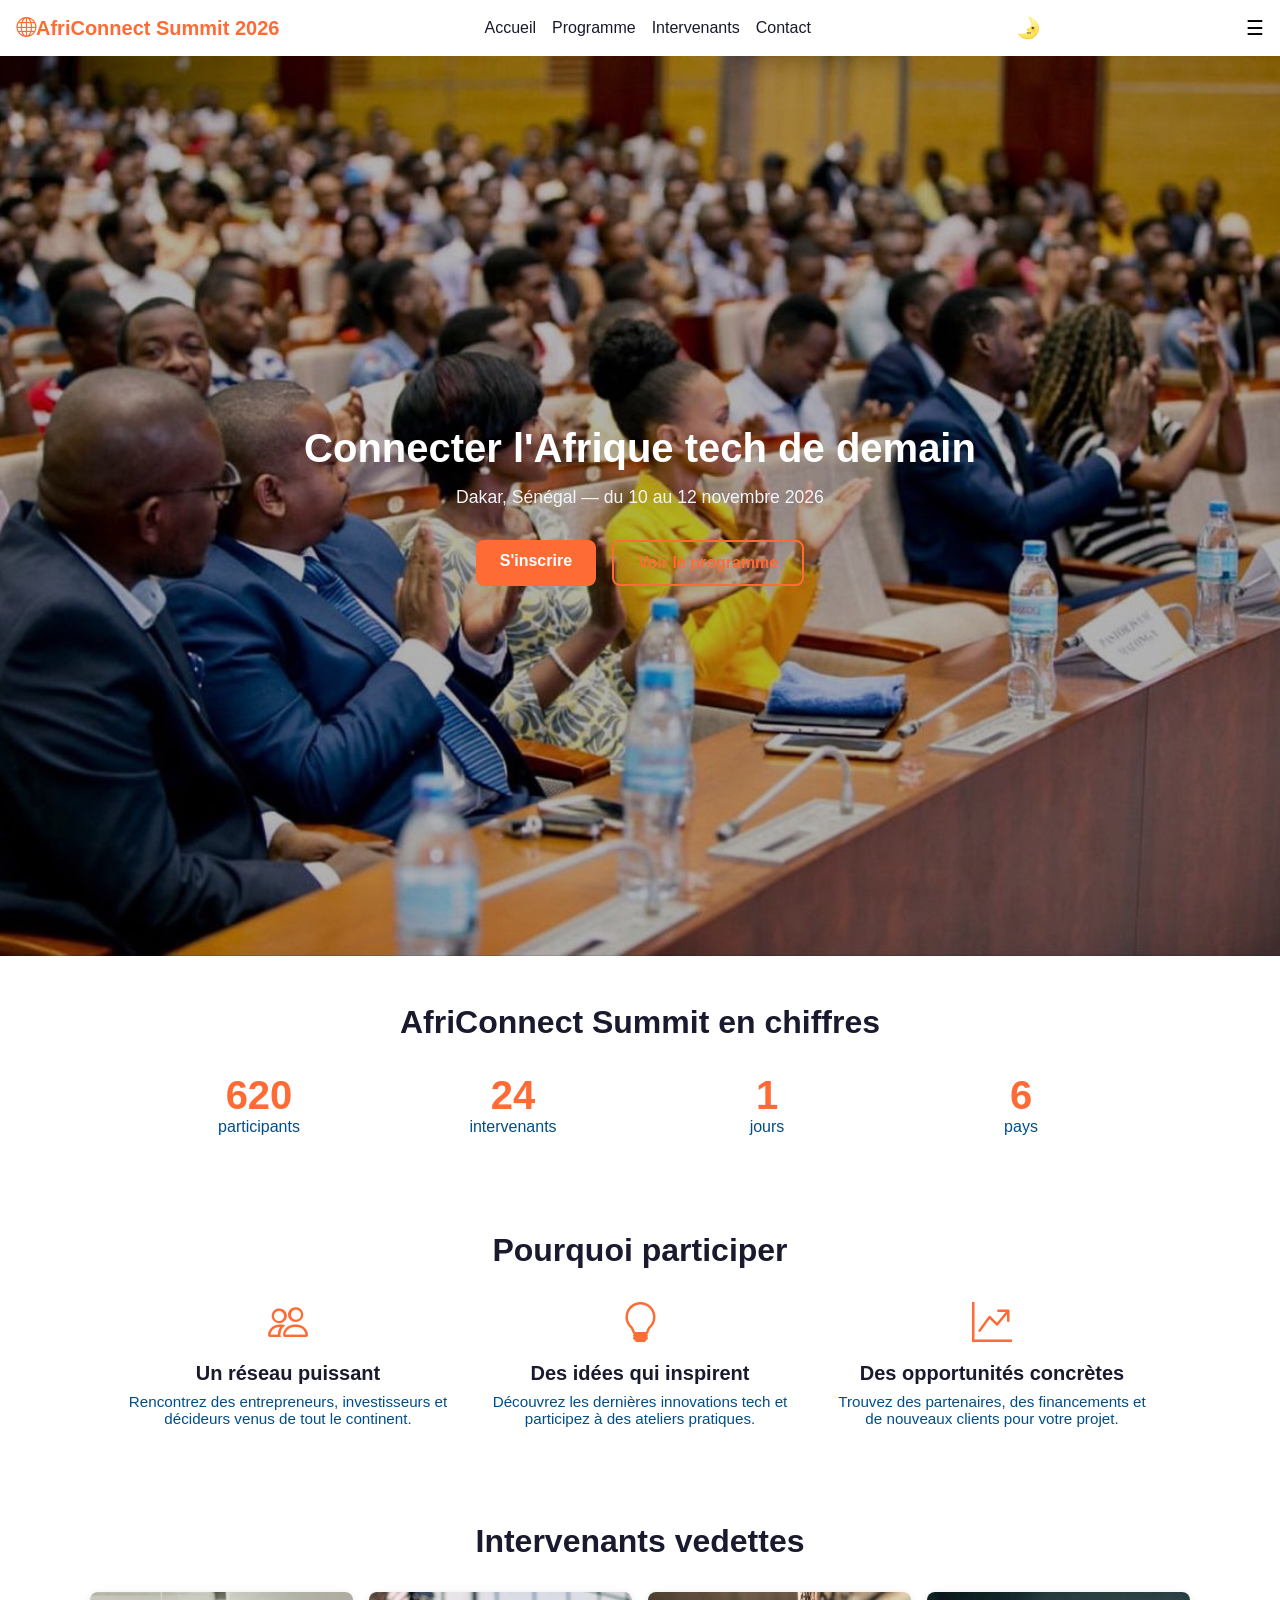
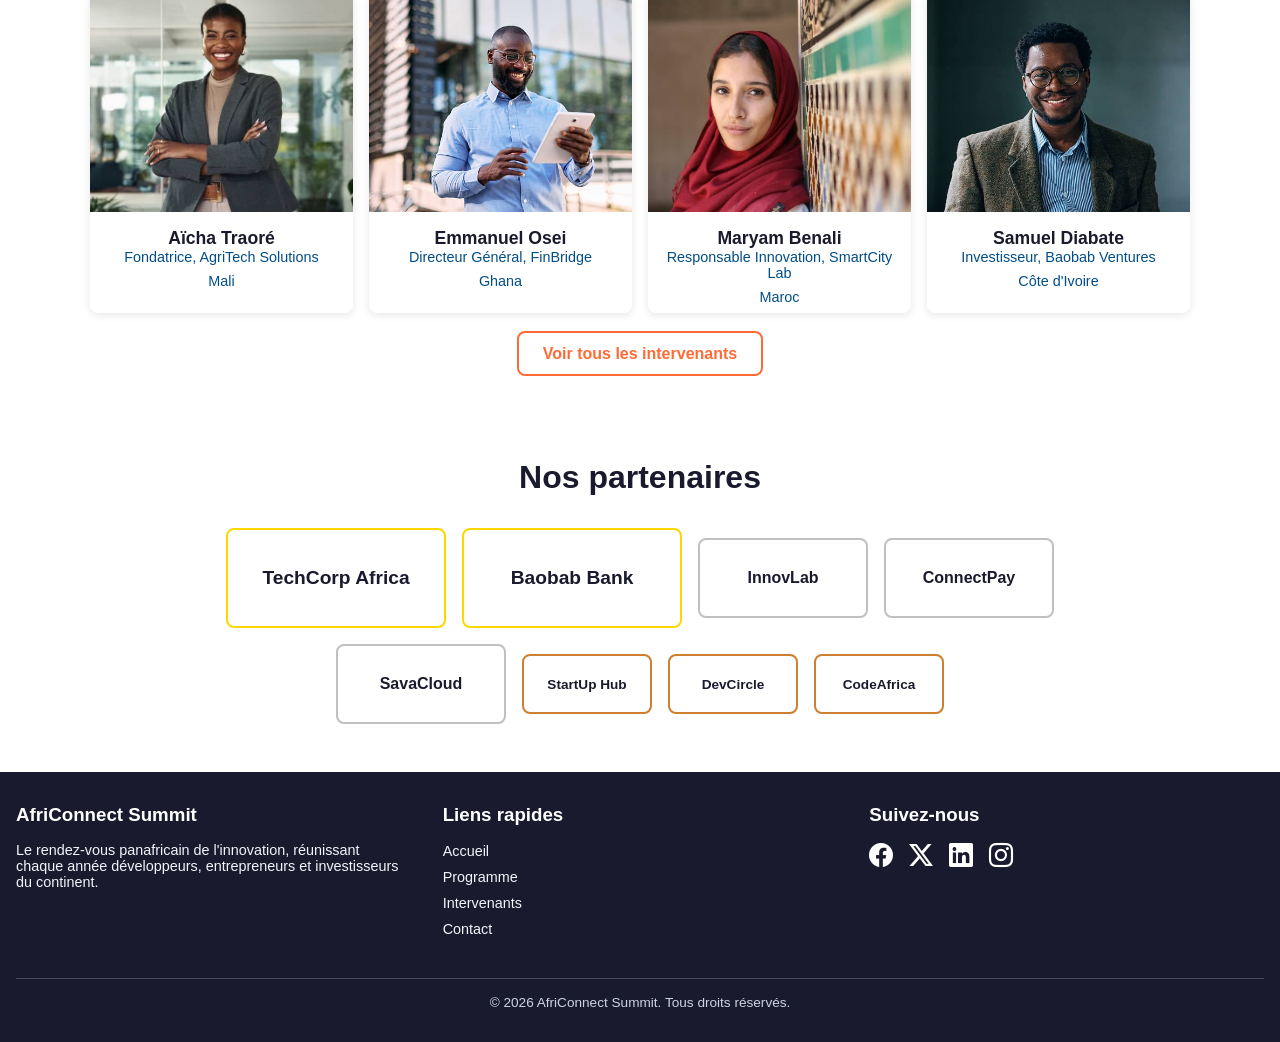
<file: index.html>
<!DOCTYPE html>
<html lang="fr">

<head>
    <meta charset="UTF-8">
    <meta name="viewport" content="width=device-width, initial-scale=1.0">
    <title>AfriConnect Summit 2026 - Accueil</title>
    <link rel="stylesheet" href="css/style.css">
    <link rel="stylesheet" href="https://cdn.jsdelivr.net/npm/bootstrap-icons@1.11.3/font/bootstrap-icons.min.css">
</head>

<body>
    <header>
        <nav class="main-nav">
            <!-- logo,lien,toggle dark mode,hamburger -->
            <a href="index.html" class="logo">
                <i class="bi bi-globe"></i>AfriConnect Summit 2026
            </a>
            <!-- liste des 4 liens de navigations -->
            <ul class="nav-links">
                <li><a href="index.html">Accueil</a></li>
                <li><a href="programme.html">Programme</a></li>
                <li><a href="intervenants.html">Intervenants</a></li>
                <li><a href="contact.html">Contact</a></li>
            </ul>
            <!-- bouton pour basculer entre le mode clair et le mode sombre -->
            <button class="theme-toggle" aria-label="changer le theme">🌛</button>
            <!-- bouton hamburger pour les petits ecrans -->
            <button class="hamburger" aria-label="Menu">☰</button>
        </nav>
    </header>

    <main>
        <section id="hero">
            <h1>Connecter l'Afrique tech de demain</h1>
            <p>Dakar, Sénégal — du 10 au 12 novembre 2026</p>

            <div class="hero-buttons">
                <a href="contact.html" class="btn-primary">S'inscrire</a>
                <a href="programme.html" class="btn-secondary">Voir le programme</a>
            </div>

        </section>

        <section id="stats">
            <h2>AfriConnect Summit en chiffres</h2>
            <div class="stats-grid">
                <div class="stat-item">
                    <span class="stat-number" data-target="1200">0</span>
                    <p>participants</p>
                </div>
                <div class="stat-item">
                    <span class="stat-number" data-target="48">0</span>
                    <p>intervenants</p>
                </div>
                <div class="stat-item">
                    <span class="stat-number" data-target="3">0</span>
                    <p>jours</p>
                </div>
                <div class="stat-item">
                    <span class="stat-number" data-target="12">0</span>
                    <p>pays</p>
                </div>
            </div>

        </section>

        <section id="pourquoi-participer">
            <h2>Pourquoi participer</h2>
            <div class="reasons-grid">
                <div class="reason-item">
                    <i class="bi bi-people"></i>
                    <h3>Un réseau puissant</h3>
                    <p>Rencontrez des entrepreneurs, investisseurs et décideurs venus de tout le continent.</p>
                </div>
                <div class="reason-item">
                    <i class="bi bi-lightbulb"></i>
                    <h3>Des idées qui inspirent</h3>
                    <p>Découvrez les dernières innovations tech et participez à des ateliers pratiques.</p>
                </div>
                <div class="reason-item">
                    <i class="bi bi-graph-up-arrow"></i>
                    <h3>Des opportunités concrètes</h3>
                    <p>Trouvez des partenaires, des financements et de nouveaux clients pour votre projet.</p>
                </div>
            </div>

        </section>

        <section id="intervenants">
            <h2>Intervenants vedettes</h2>
            <div class="speakers-grid">
                <div class="speaker-card">
                    <img src="images/Aicha.png" alt="Photo de Aïcha">
                    <h3>Aïcha Traoré</h3>
                    <p>Fondatrice, AgriTech Solutions</p>
                    <p>Mali</p>
                </div>
                <div class="speaker-card">
                    <img src="images/Emmanuel.png" alt="Photo de Emmanuel">
                    <h3>Emmanuel Osei</h3>
                    <p>Directeur Général, FinBridge</p>
                    <p>Ghana</p>
                </div>
                <div class="speaker-card">
                    <img src="images/Maryam.png" alt="Photo de Maryam Benali">
                    <h3>Maryam Benali</h3>
                    <p>Responsable Innovation, SmartCity Lab</p>
                    <p>Maroc</p>
                </div>
                <div class="speaker-card">
                    <img src="images/Samuel.png" alt="Photo de Samuel">
                    <h3>Samuel Diabate</h3>
                    <p>Investisseur, Baobab Ventures</p>
                    <p>Côte d'Ivoire</p>
                </div>
            </div>
            <a href="intervenants.html" class="btn-secondary">Voir tous les intervenants</a>


        </section>

        <section id="sponsors">
            <h2>Nos partenaires</h2>
            <div class="sponsors-flex">
                <div class="sponsor-tier gold">
                    <p>TechCorp Africa</p>
                </div>
                <div class="sponsor-tier gold">
                    <p>Baobab Bank</p>
                </div>
                <div class="sponsor-tier silver">
                    <p>InnovLab</p>
                </div>
                <div class="sponsor-tier silver">
                    <p>ConnectPay</p>
                </div>
                <div class="sponsor-tier silver">
                    <p>SavaCloud</p>
                </div>
                <div class="sponsor-tier bronze">
                    <p>StartUp Hub</p>
                </div>
                <div class="sponsor-tier bronze">
                    <p>DevCircle</p>
                </div>
                <div class="sponsor-tier bronze">
                    <p>CodeAfrica</p>
                </div>
            </div>

        </section>
    </main>

    <footer>
        <div class="footer-col">
            <h3>AfriConnect Summit</h3>
            <p>Le rendez-vous panafricain de l'innovation, réunissant chaque année développeurs, entrepreneurs et
                investisseurs du continent.</p>
        </div>

        <div class="footer-col">
            <h3>Liens rapides</h3>
            <ul>
                <li><a href="index.html">Accueil</a></li>
                <li><a href="programme.html">Programme</a></li>
                <li><a href="intervenants.html">Intervenants</a></li>
                <li><a href="contact.html">Contact</a></li>
            </ul>
        </div>

        <div class="footer-col">
            <h3>Suivez-nous</h3>
            <div class="social-icons">
                <a href="#" aria-label="Facebook"><i class="bi bi-facebook"></i></a>
                <a href="#" aria-label="Twitter"><i class="bi bi-twitter-x"></i></a>
                <a href="#" aria-label="LinkedIn"><i class="bi bi-linkedin"></i></a>
                <a href="#" aria-label="Instagram"><i class="bi bi-instagram"></i></a>
            </div>
        </div>

        <p class="copyright">&copy; <span id="year"></span> AfriConnect Summit. Tous droits réservés.</p>

        <button id="back-to-top" aria-label="Retour en haut">
            <i class="bi bi-arrow-up"></i>
        </button>


    </footer>

    <script src="js/main.js"></script>
</body>

</html>
</file>
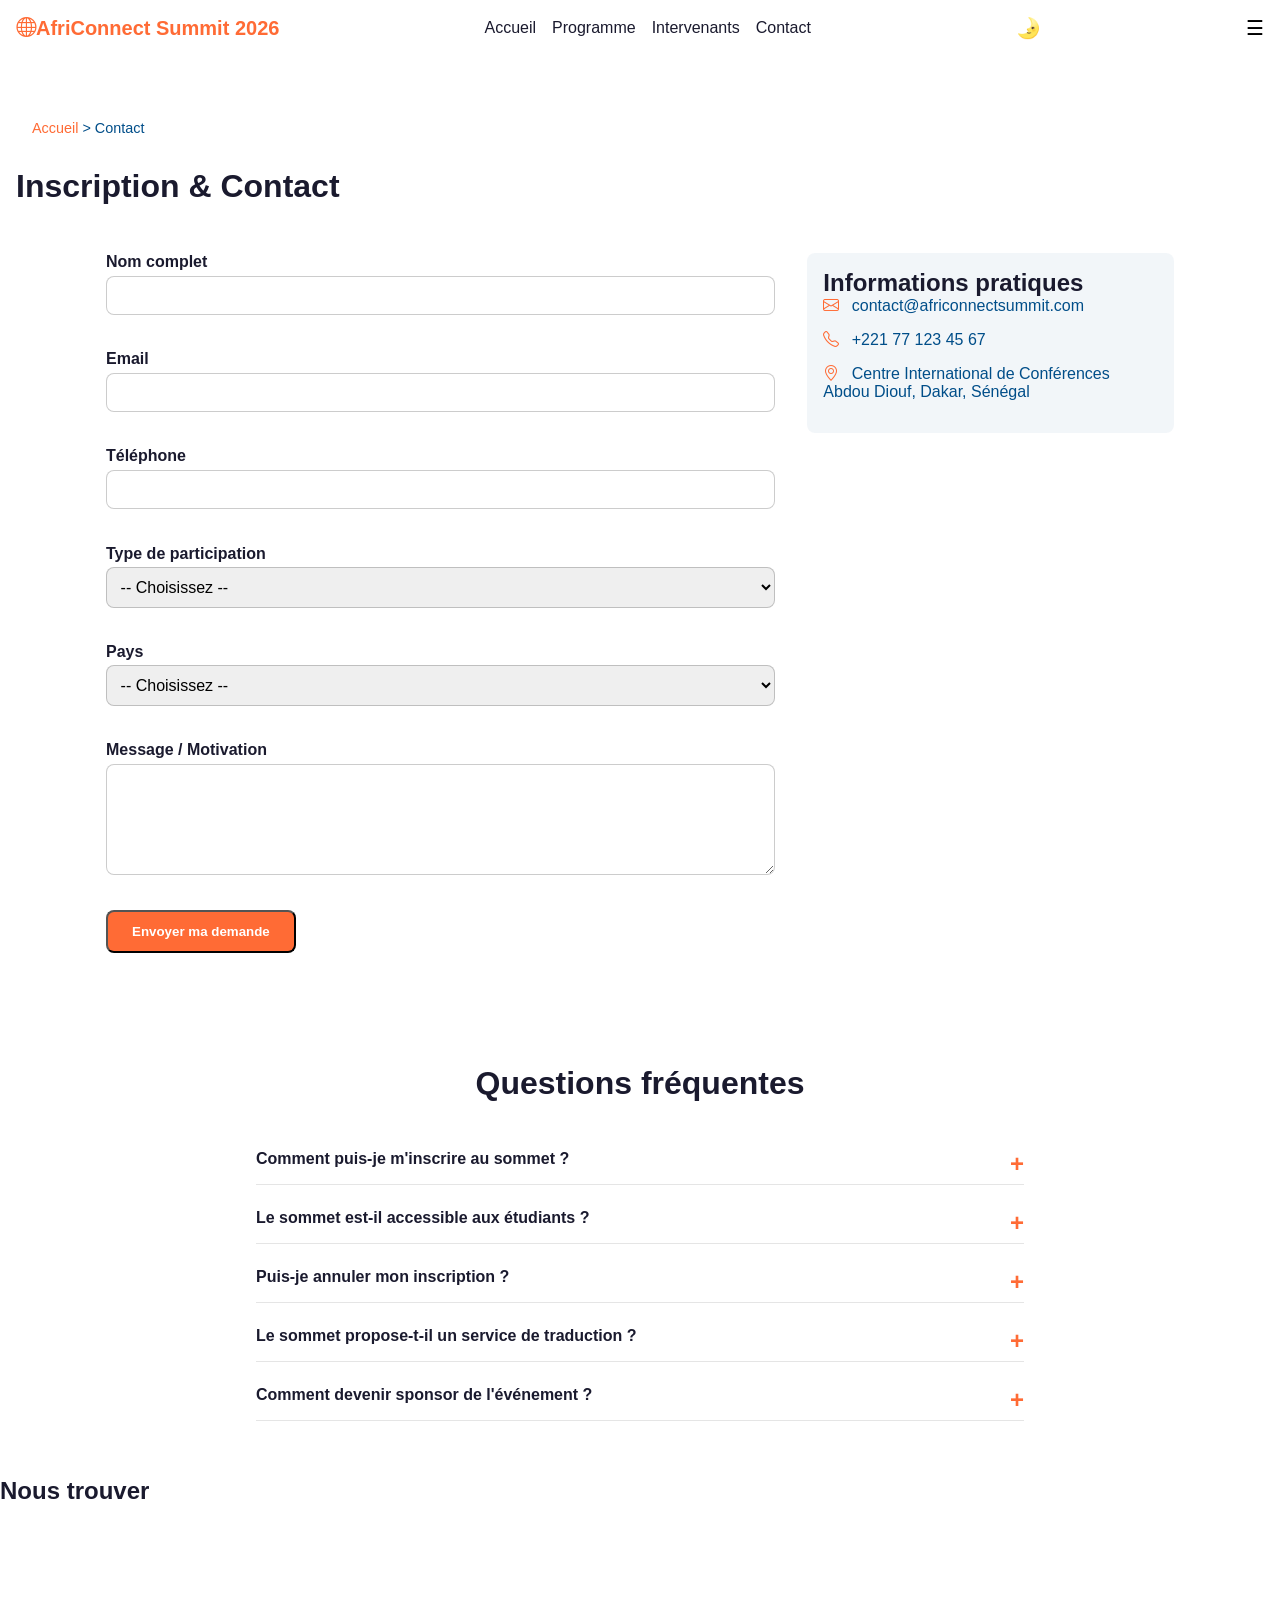
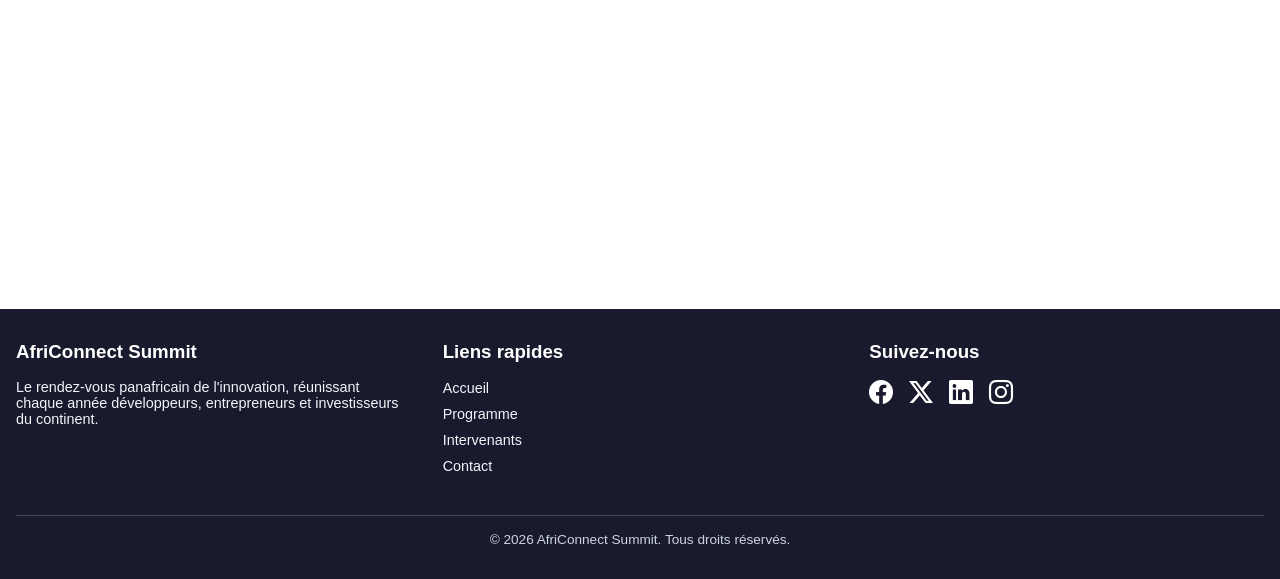
<file: contact.html>
<!DOCTYPE html>
<html lang="fr">

<head>
    <meta charset="UTF-8">
    <meta name="viewport" content="width=device-width, initial-scale=1.0">
    <title>AfriConnect Summit 2026 - Contact & Inscriptions</title>
    <link rel="stylesheet" href="css/style.css">
    <link rel="stylesheet" href="https://cdn.jsdelivr.net/npm/bootstrap-icons@1.11.3/font/bootstrap-icons.min.css">
</head>

<body>
    <header>
        <nav class="main-nav">
            <!-- logo,lien,toggle dark mode,hamburger -->
            <a href="index.html" class="logo">
                <i class="bi bi-globe"></i>AfriConnect Summit 2026</a>
            <!-- liste des 4 liens de navigations -->
            <ul class="nav-links">
                <li><a href="index.html">Accueil</a></li>
                <li><a href="programme.html">Programme</a></li>
                <li><a href="intervenants.html">Intervenants</a></li>
                <li><a href="contact.html">Contact</a></li>
            </ul>
            <!-- bouton pour basculer entre le mode clair et le mode sombre -->
            <button class="theme-toggle" aria-label="changer le theme">🌛</button>
            <!-- bouton hamburger pour les petits ecrans -->
            <button class="hamburger" aria-label="Menu">☰</button>
        </nav>
    </header>

    <main>
        <section id="hero-interne">
            <nav class="breadcrumb">
                <a href="index.html">Accueil</a> <span>&gt;</span> <span>Contact</span>
            </nav>
            <h1>Inscription & Contact</h1>

        </section>

        <section id="formulaire">
            <div class="form-container">
                <form id="registration-form">
                    <div class="form-group">
                        <label for="fullname">Nom complet</label>
                        <input type="text" id="fullname" name="fullname" required>
                        <span class="error-message"></span>
                    </div>

                    <div class="form-group">
                        <label for="email">Email</label>
                        <input type="email" id="email" name="email" required>
                        <span class="error-message"></span>
                    </div>

                    <div class="form-group">
                        <label for="phone">Téléphone</label>
                        <input type="tel" id="phone" name="phone" required>
                        <span class="error-message"></span>
                    </div>

                    <div class="form-group">
                        <label for="participation-type">Type de participation</label>
                        <select id="participation-type" name="participation-type" required>
                            <option value="">-- Choisissez --</option>
                            <option value="participant">Participant</option>
                            <option value="intervenant">Intervenant</option>
                            <option value="sponsor">Sponsor</option>
                            <option value="presse">Presse</option>
                        </select>
                        <span class="error-message"></span>
                    </div>

                    <div class="form-group">
                        <label for="country">Pays</label>
                        <select id="country" name="country" required>
                            <option value="">-- Choisissez --</option>
                            <option value="senegal">Sénégal</option>
                            <option value="mali">Mali</option>
                            <option value="ghana">Ghana</option>
                            <option value="maroc">Maroc</option>
                            <option value="cote-ivoire">Côte d'Ivoire</option>
                            <option value="kenya">Kenya</option>
                            <option value="nigeria">Nigeria</option>
                            <option value="burkina-faso">Burkina Faso</option>
                            <option value="cameroun">Cameroun</option>
                            <option value="tunisie">Tunisie</option>
                            <option value="rwanda">Rwanda</option>
                            <option value="benin">Bénin</option>
                        </select>
                        <span class="error-message"></span>
                    </div>

                    <div class="form-group">
                        <label for="message">Message / Motivation</label>
                        <textarea id="message" name="message" rows="5" required></textarea>
                        <span class="error-message"></span>
                    </div>

                    <button type="submit" class="btn-primary">Envoyer ma demande</button>
                    <p class="success-message"></p>
                </form>

                <div class="contact-info">
                    <h2>Informations pratiques</h2>
                    <p><i class="bi bi-envelope"></i> contact@africonnectsummit.com</p>
                    <p><i class="bi bi-telephone"></i> +221 77 123 45 67</p>
                    <p><i class="bi bi-geo-alt"></i> Centre International de Conférences Abdou Diouf, Dakar, Sénégal</p>
                </div>
            </div>

        </section>

        <section id="faq">
            <h2>Questions fréquentes</h2>
            <div class="faq-container">

                <div class="faq-item">
                    <input type="checkbox" id="faq1" class="faq-toggle">
                    <label for="faq1" class="faq-question">Comment puis-je m'inscrire au sommet ?</label>
                    <div class="faq-answer">
                        <p>Il vous suffit de remplir le formulaire d'inscription ci-dessus avec vos informations et de
                            choisir votre type de participation.</p>
                    </div>
                </div>

                <div class="faq-item">
                    <input type="checkbox" id="faq2" class="faq-toggle">
                    <label for="faq2" class="faq-question">Le sommet est-il accessible aux étudiants ?</label>
                    <div class="faq-answer">
                        <p>Oui, un tarif réduit est proposé aux étudiants sur présentation d'une carte étudiante valide
                            le jour de l'événement.</p>
                    </div>
                </div>

                <div class="faq-item">
                    <input type="checkbox" id="faq3" class="faq-toggle">
                    <label for="faq3" class="faq-question">Puis-je annuler mon inscription ?</label>
                    <div class="faq-answer">
                        <p>Les annulations sont possibles jusqu'à 15 jours avant l'événement, avec remboursement
                            intégral des frais d'inscription.</p>
                    </div>
                </div>

                <div class="faq-item">
                    <input type="checkbox" id="faq4" class="faq-toggle">
                    <label for="faq4" class="faq-question">Le sommet propose-t-il un service de traduction ?</label>
                    <div class="faq-answer">
                        <p>Oui, une traduction simultanée français/anglais est disponible dans toutes les salles
                            principales.</p>
                    </div>
                </div>

                <div class="faq-item">
                    <input type="checkbox" id="faq5" class="faq-toggle">
                    <label for="faq5" class="faq-question">Comment devenir sponsor de l'événement ?</label>
                    <div class="faq-answer">
                        <p>Contactez-nous directement par email à contact@africonnectsummit.com pour recevoir notre
                            dossier de partenariat.</p>
                    </div>
                </div>

            </div>

        </section>

        <section id="carte">
            <h2>Nous trouver</h2>
            <iframe class="map-frame"
                src="https://www.google.com/maps/embed?pb=!1m14!1m8!1m3!1d61847.60963870653!2d-17.4849!3d14.6928!3m2!1i1024!2i768!4f13.1!3m3!1m2!1s0x0%3A0x0!2zMTTCsDQxJzM0LjEiTiAxN8KwMjknMDUuNiJX!5e0!3m2!1sfr!2ssn!4v1690000000000"
                height="400" allowfullscreen="" loading="lazy" title="Localisation AfriConnect Summit à Dakar">
            </iframe>

        </section>
    </main>

    <footer>
        <div class="footer-col">
            <h3>AfriConnect Summit</h3>
            <p>Le rendez-vous panafricain de l'innovation, réunissant chaque année développeurs, entrepreneurs et
                investisseurs du continent.</p>
        </div>

        <div class="footer-col">
            <h3>Liens rapides</h3>
            <ul>
                <li><a href="index.html">Accueil</a></li>
                <li><a href="programme.html">Programme</a></li>
                <li><a href="intervenants.html">Intervenants</a></li>
                <li><a href="contact.html">Contact</a></li>
            </ul>
        </div>

        <div class="footer-col">
            <h3>Suivez-nous</h3>
            <div class="social-icons">
                <a href="#" aria-label="Facebook"><i class="bi bi-facebook"></i></a>
                <a href="#" aria-label="Twitter"><i class="bi bi-twitter-x"></i></a>
                <a href="#" aria-label="LinkedIn"><i class="bi bi-linkedin"></i></a>
                <a href="#" aria-label="Instagram"><i class="bi bi-instagram"></i></a>
            </div>
        </div>

        <p class="copyright">&copy; <span id="year"></span> AfriConnect Summit. Tous droits réservés.</p>

        <button id="back-to-top" aria-label="Retour en haut">
            <i class="bi bi-arrow-up"></i>
        </button>

    </footer>

    <script src="js/main.js"></script>
</body>

</html>
</file>
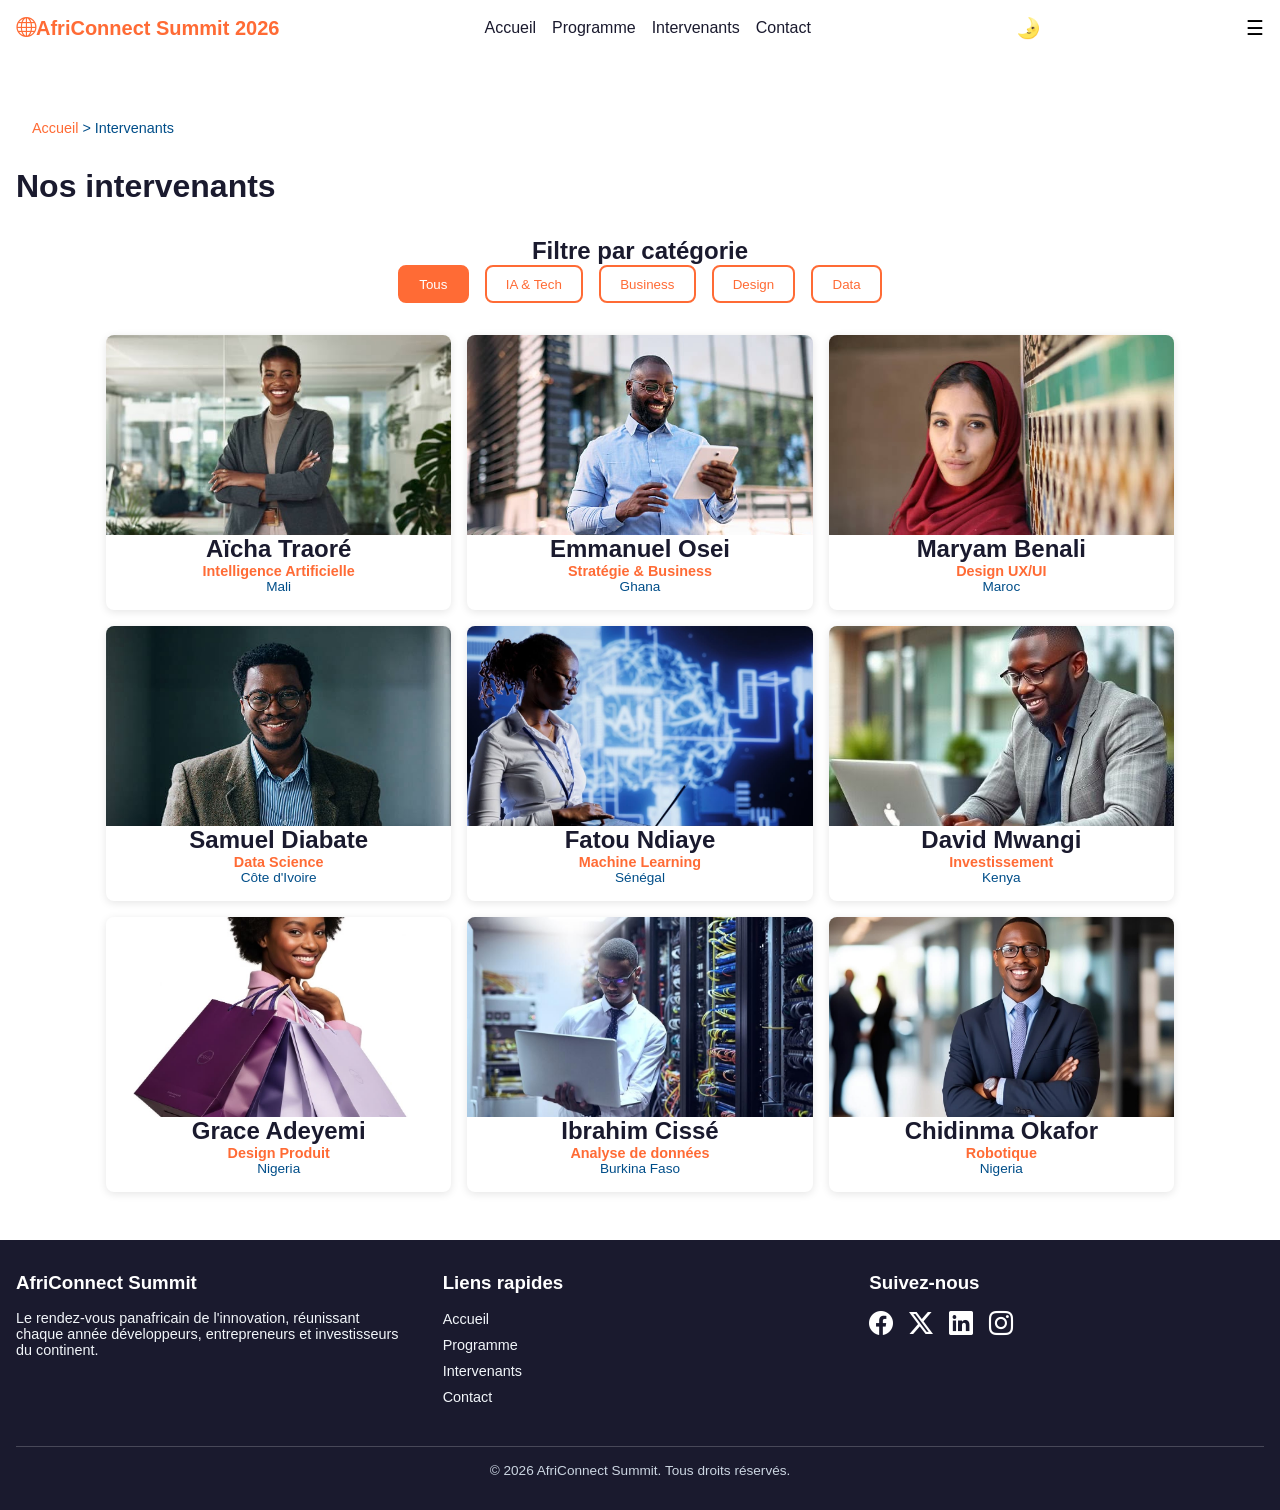
<file: intervenants.html>
<!DOCTYPE html>
<html lang="fr">

<head>
    <meta charset="UTF-8">
    <meta name="viewport" content="width=device-width, initial-scale=1.0">
    <title>AfriConnect Summit 2026 - Intervenants</title>
    <link rel="stylesheet" href="css/style.css">
    <link rel="stylesheet" href="https://cdn.jsdelivr.net/npm/bootstrap-icons@1.11.3/font/bootstrap-icons.min.css">
</head>

<body>
    <header>
        <nav class="main-nav">
            <!-- logo,lien,toggle dark mode,hamburger -->
            <a href="index.html" class="logo">
                <i class="bi bi-globe"></i>AfriConnect Summit 2026
            </a>
            <!-- liste des 4 liens de navigations -->
            <ul class="nav-links">
                <li><a href="index.html">Accueil</a></li>
                <li><a href="programme.html">Programme</a></li>
                <li><a href="intervenants.html">Intervenants</a></li>
                <li><a href="contact.html">Contact</a></li>
            </ul>
            <!-- bouton pour basculer entre le mode clair et le mode sombre -->
            <button class="theme-toggle" aria-label="changer le theme">🌛</button>
            <!-- bouton hamburger pour les petits ecrans -->
            <button class="hamburger" aria-label="Menu">☰</button>
        </nav>
    </header>

    <main>
        <section id="hero-interne">
            <nav class="breadcrumb">
                <a href="index.html">Accueil</a> <span>&gt;</span> <span>Intervenants</span>
            </nav>
            <h1>Nos intervenants</h1>

        </section>

        <section id="filtres">
            <h2>Filtre par catégorie</h2>
            <div class="filter-buttons">
                <button class="filter-btn active" data-filter="tous">Tous</button>
                <button class="filter-btn" data-filter="ia-tech">IA & Tech</button>
                <button class="filter-btn" data-filter="business">Business</button>
                <button class="filter-btn" data-filter="design">Design</button>
                <button class="filter-btn" data-filter="data">Data</button>
            </div>

        </section>

        <section id="grille-intervenants">
            <div class="speakers-grid-full">
                <div class="speaker-card-full" data-category="ia-tech">
                    <img src="images/Aicha.png" alt="Photo de Aïcha Traoré">
                    <h2>Aïcha Traoré</h2>
                    <p class="specialty">Intelligence Artificielle</p>
                    <p class="country">Mali</p>
                </div>
                <div class="speaker-card-full" data-category="business">
                    <img src="images/Emmanuel.png" alt="Photo de Emmanuel Osei">
                    <h2>Emmanuel Osei</h2>
                    <p class="specialty">Stratégie & Business</p>
                    <p class="country">Ghana</p>
                </div>
                <div class="speaker-card-full" data-category="design">
                    <img src="images/Maryam.png" alt="Photo de Maryam Benali">
                    <h2>Maryam Benali</h2>
                    <p class="specialty">Design UX/UI</p>
                    <p class="country">Maroc</p>
                </div>
                <div class="speaker-card-full" data-category="data">
                    <img src="images/Samuel.png" alt="Photo de Samuel Diabate">
                    <h2>Samuel Diabate</h2>
                    <p class="specialty">Data Science</p>
                    <p class="country">Côte d'Ivoire</p>
                </div>
                <div class="speaker-card-full" data-category="ia-tech">
                    <img src="images/Fatou.png" alt="Photo de Fatou Ndiaye">
                    <h2>Fatou Ndiaye</h2>
                    <p class="specialty">Machine Learning</p>
                    <p class="country">Sénégal</p>
                </div>
                <div class="speaker-card-full" data-category="business">
                    <img src="images/David.png" alt="Photo de David Mwangi">
                    <h2>David Mwangi</h2>
                    <p class="specialty">Investissement</p>
                    <p class="country">Kenya</p>
                </div>
                <div class="speaker-card-full" data-category="design">
                    <img src="images/Grace.png" alt="Photo de Grace Adeyemi">
                    <h2>Grace Adeyemi</h2>
                    <p class="specialty">Design Produit</p>
                    <p class="country">Nigeria</p>
                </div>
                <div class="speaker-card-full" data-category="data">
                    <img src="images/Ibrahim.png" alt="Photo de Ibrahim Cissé">
                    <h2>Ibrahim Cissé</h2>
                    <p class="specialty">Analyse de données</p>
                    <p class="country">Burkina Faso</p>
                </div>
                <div class="speaker-card-full" data-category="ia-tech">
                    <img src="images/Chidinma.png " alt="Photo de Chidinma Okafor">
                    <h2>Chidinma Okafor</h2>
                    <p class="specialty">Robotique</p>
                    <p class="country">Nigeria</p>
                </div>
            </div>


        </section>
    </main>

    <footer>
        <div class="footer-col">
            <h3>AfriConnect Summit</h3>
            <p>Le rendez-vous panafricain de l'innovation, réunissant chaque année développeurs, entrepreneurs et
                investisseurs du continent.</p>
        </div>

        <div class="footer-col">
            <h3>Liens rapides</h3>
            <ul>
                <li><a href="index.html">Accueil</a></li>
                <li><a href="programme.html">Programme</a></li>
                <li><a href="intervenants.html">Intervenants</a></li>
                <li><a href="contact.html">Contact</a></li>
            </ul>
        </div>

        <div class="footer-col">
            <h3>Suivez-nous</h3>
            <div class="social-icons">
                <a href="#" aria-label="Facebook"><i class="bi bi-facebook"></i></a>
                <a href="#" aria-label="Twitter"><i class="bi bi-twitter-x"></i></a>
                <a href="#" aria-label="LinkedIn"><i class="bi bi-linkedin"></i></a>
                <a href="#" aria-label="Instagram"><i class="bi bi-instagram"></i></a>
            </div>
        </div>

        <p class="copyright">&copy; <span id="year"></span> AfriConnect Summit. Tous droits réservés.</p>

        <button id="back-to-top" aria-label="Retour en haut">
            <i class="bi bi-arrow-up"></i>
        </button>


    </footer>

    <script src="js/main.js"></script>
</body>

</html>
</file>
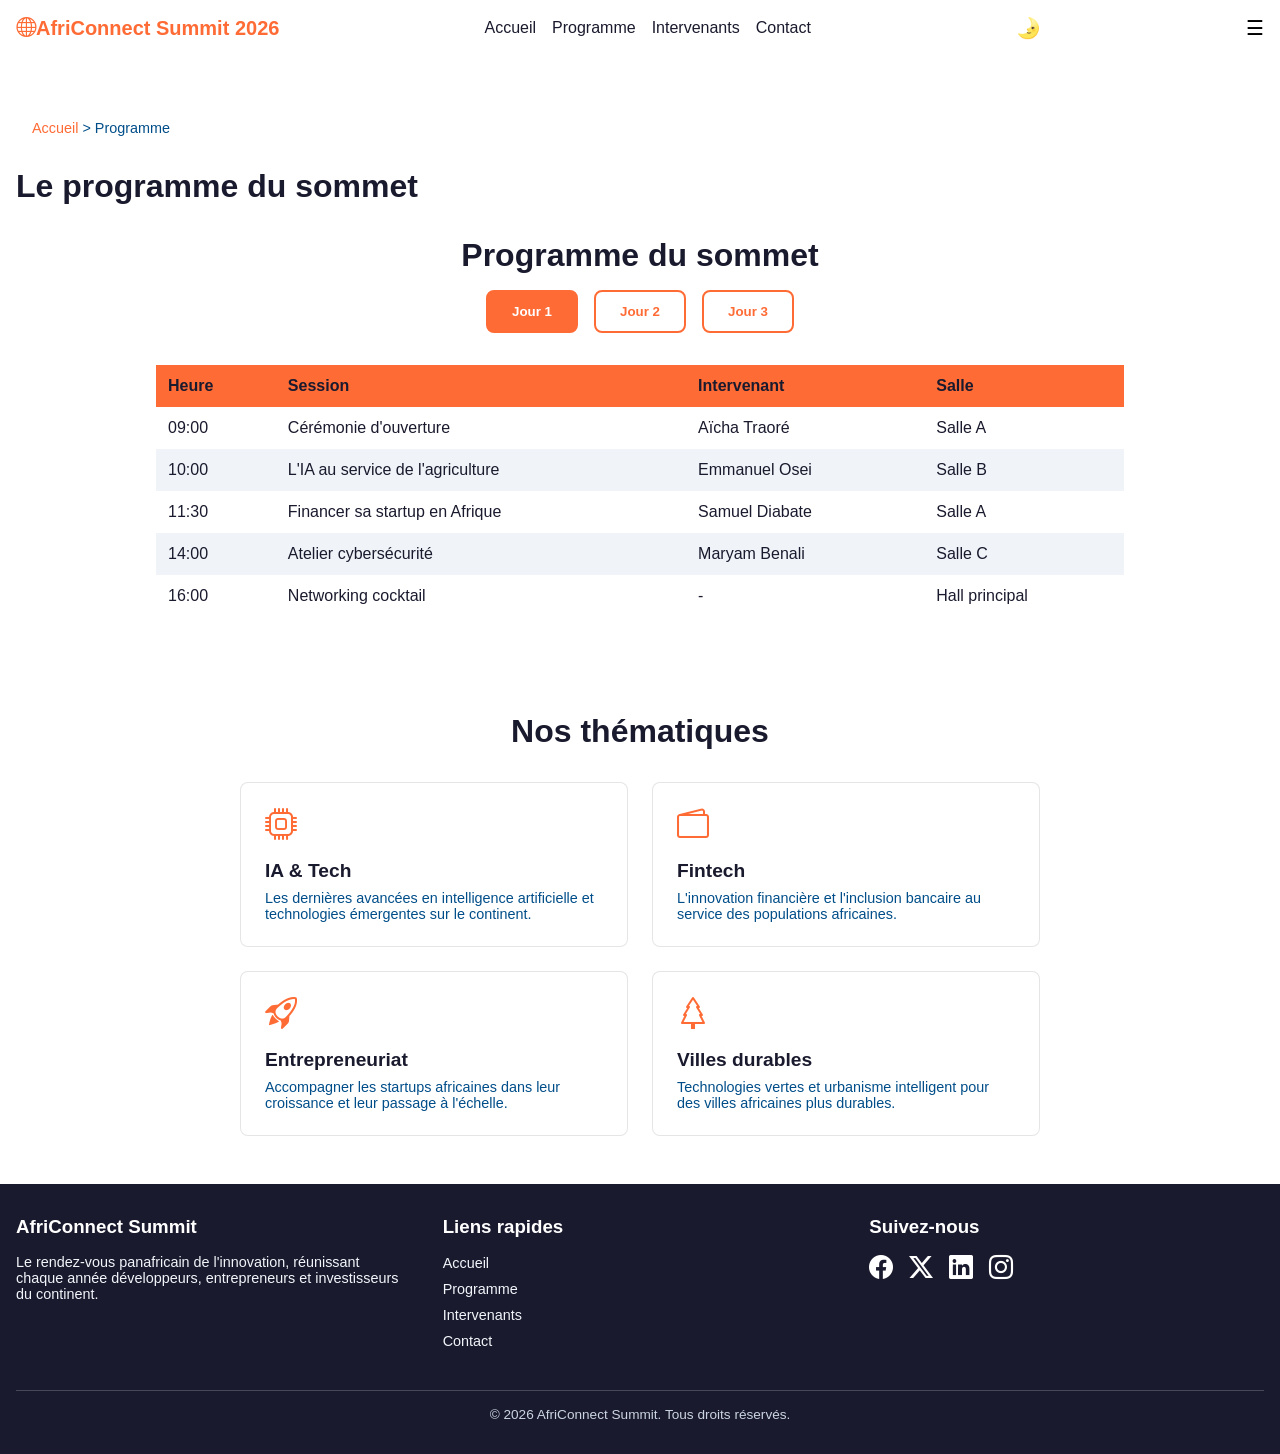
<file: programme.html>
<!DOCTYPE html>
<html lang="fr">

<head>
    <meta charset="UTF-8">
    <meta name="viewport" content="width=device-width, initial-scale=1.0">
    <title>AfriConnect Summit 2026 - Programme</title>
    <link rel="stylesheet" href="css/style.css">
    <link rel="stylesheet" href="https://cdn.jsdelivr.net/npm/bootstrap-icons@1.11.3/font/bootstrap-icons.min.css">
</head>

<body>
    <header>
        <nav class="main-nav">
            <!-- logo,lien,toggle dark mode,hamburger -->
            <a href="index.html" class="logo">
                <i class="bi bi-globe"></i>AfriConnect Summit 2026
            </a>
            <!-- liste des 4 liens de navigations -->
            <ul class="nav-links">
                <li><a href="index.html">Accueil</a></li>
                <li><a href="programme.html">Programme</a></li>
                <li><a href="intervenants.html">Intervenants</a></li>
                <li><a href="contact.html">Contact</a></li>
            </ul>
            <!-- bouton pour basculer entre le mode clair et le mode sombre -->
            <button class="theme-toggle" aria-label="changer le theme">🌛</button>
            <!-- bouton hamburger pour les petits ecrans -->
            <button class="hamburger" aria-label="Menu">☰</button>
        </nav>
    </header>

    <main>
        <section id="hero-interne">
            <nav class="breadcrumb">
                <a href="index.html">Accueil</a> <span>&gt;</span> <span>Programme</span>
            </nav>
            <h1>Le programme du sommet</h1>

        </section>

        <section id="onglets-jours">
            <h2>Programme du sommet</h2>

            <div class="tabs-buttons">
                <button class="tab-btn active" data-day="jour1">Jour 1</button>
                <button class="tab-btn" data-day="jour2">Jour 2</button>
                <button class="tab-btn" data-day="jour3">Jour 3</button>
            </div>

            <div class="tab-content" id="jour1">
                <table>
                    <thead>
                        <tr>
                            <th>Heure</th>
                            <th>Session</th>
                            <th>Intervenant</th>
                            <th>Salle</th>
                        </tr>
                    </thead>
                    <tbody>
                        <tr>
                            <td>09:00</td>
                            <td>Cérémonie d'ouverture</td>
                            <td>Aïcha Traoré</td>
                            <td>Salle A</td>
                        </tr>
                        <tr>
                            <td>10:00</td>
                            <td>L'IA au service de l'agriculture</td>
                            <td>Emmanuel Osei</td>
                            <td>Salle B</td>
                        </tr>
                        <tr>
                            <td>11:30</td>
                            <td>Financer sa startup en Afrique</td>
                            <td>Samuel Diabate</td>
                            <td>Salle A</td>
                        </tr>
                        <tr>
                            <td>14:00</td>
                            <td>Atelier cybersécurité</td>
                            <td>Maryam Benali</td>
                            <td>Salle C</td>
                        </tr>
                        <tr>
                            <td>16:00</td>
                            <td>Networking cocktail</td>
                            <td>-</td>
                            <td>Hall principal</td>
                        </tr>
                    </tbody>
                </table>
            </div>

            <div class="tab-content hidden" id="jour2">
                <table>
                    <thead>
                        <tr>
                            <th>Heure</th>
                            <th>Session</th>
                            <th>Intervenant</th>
                            <th>Salle</th>
                        </tr>
                    </thead>
                    <tbody>
                        <tr>
                            <td>09:00</td>
                            <td>Fintech et inclusion financière</td>
                            <td>Emmanuel Osei</td>
                            <td>Salle A</td>
                        </tr>
                        <tr>
                            <td>10:30</td>
                            <td>Villes intelligentes en Afrique</td>
                            <td>Maryam Benali</td>
                            <td>Salle B</td>
                        </tr>
                        <tr>
                            <td>12:00</td>
                            <td>Panel investisseurs</td>
                            <td>Samuel Diabate</td>
                            <td>Salle A</td>
                        </tr>
                        <tr>
                            <td>14:30</td>
                            <td>Design produit et UX en Afrique</td>
                            <td>Aïcha Traoré</td>
                            <td>Salle C</td>
                        </tr>
                        <tr>
                            <td>17:00</td>
                            <td>Session de mentorat</td>
                            <td>Tous les intervenants</td>
                            <td>Salle B</td>
                        </tr>
                    </tbody>
                </table>
            </div>

            <div class="tab-content hidden" id="jour3">
                <table>
                    <thead>
                        <tr>
                            <th>Heure</th>
                            <th>Session</th>
                            <th>Intervenant</th>
                            <th>Salle</th>
                        </tr>
                    </thead>
                    <tbody>
                        <tr>
                            <td>09:00</td>
                            <td>L'avenir du e-commerce africain</td>
                            <td>Samuel Diabate</td>
                            <td>Salle A</td>
                        </tr>
                        <tr>
                            <td>10:30</td>
                            <td>Data et souveraineté numérique</td>
                            <td>Maryam Benali</td>
                            <td>Salle B</td>
                        </tr>
                        <tr>
                            <td>12:00</td>
                            <td>Pitch des startups finalistes</td>
                            <td>Aïcha Traoré</td>
                            <td>Salle A</td>
                        </tr>
                        <tr>
                            <td>14:00</td>
                            <td>Table ronde de clôture</td>
                            <td>Tous les intervenants</td>
                            <td>Salle A</td>
                        </tr>
                        <tr>
                            <td>16:00</td>
                            <td>Cérémonie de clôture</td>
                            <td>Emmanuel Osei</td>
                            <td>Hall principal</td>
                        </tr>
                    </tbody>
                </table>
            </div>


        </section>

        <section id="thematiques">
            <h2>Nos thématiques</h2>
            <div class="themes-grid">
                <div class="theme-card">
                    <i class="bi bi-cpu"></i>
                    <h3>IA & Tech</h3>
                    <p>Les dernières avancées en intelligence artificielle et technologies émergentes sur le continent.
                    </p>
                </div>
                <div class="theme-card">
                    <i class="bi bi-wallet2"></i>
                    <h3>Fintech</h3>
                    <p>L'innovation financière et l'inclusion bancaire au service des populations africaines.</p>
                </div>
                <div class="theme-card">
                    <i class="bi bi-rocket-takeoff"></i>
                    <h3>Entrepreneuriat</h3>
                    <p>Accompagner les startups africaines dans leur croissance et leur passage à l'échelle.</p>
                </div>
                <div class="theme-card">
                    <i class="bi bi-tree"></i>
                    <h3>Villes durables</h3>
                    <p>Technologies vertes et urbanisme intelligent pour des villes africaines plus durables.</p>
                </div>
            </div>

        </section>
    </main>

    <footer>
        <div class="footer-col">
            <h3>AfriConnect Summit</h3>
            <p>Le rendez-vous panafricain de l'innovation, réunissant chaque année développeurs, entrepreneurs et
                investisseurs du continent.</p>
        </div>

        <div class="footer-col">
            <h3>Liens rapides</h3>
            <ul>
                <li><a href="index.html">Accueil</a></li>
                <li><a href="programme.html">Programme</a></li>
                <li><a href="intervenants.html">Intervenants</a></li>
                <li><a href="contact.html">Contact</a></li>
            </ul>
        </div>

        <div class="footer-col">
            <h3>Suivez-nous</h3>
            <div class="social-icons">
                <a href="#" aria-label="Facebook"><i class="bi bi-facebook"></i></a>
                <a href="#" aria-label="Twitter"><i class="bi bi-twitter-x"></i></a>
                <a href="#" aria-label="LinkedIn"><i class="bi bi-linkedin"></i></a>
                <a href="#" aria-label="Instagram"><i class="bi bi-instagram"></i></a>
            </div>
        </div>

        <p class="copyright">&copy; <span id="year"></span> AfriConnect Summit. Tous droits réservés.</p>

        <button id="back-to-top" aria-label="Retour en haut">
            <i class="bi bi-arrow-up"></i>
        </button>

    </footer>

    <script src="js/main.js"></script>
</body>

</html>
</file>
<file: css/style.css>
:root {
  --color-primary: #FF6B35;
  --color-secondary: #004E89;
  --color-bg: #FFFFFF;
  --color-text: #1A1A2E;
  --font-heading: 'Sora', sans-serif;
  --font-body: 'Inter', sans-serif;
  --spacing-md: 1rem;
  --radius: 8px;
}

[data-theme="dark"] {
  --color-bg: #1A1A2E;
  --color-text: #F1F5F9;
}

/* RESET CSS */
/* On annule les marges/paddings par défaut du navigateur (différents selon Chrome, Firefox, etc.)
   et on force box-sizing: border-box pour que les paddings/bordures n'agrandissent pas
   la taille totale des éléments (plus facile à calculer en layout)  */
* {
  margin: 0;
  padding: 0;
  box-sizing: border-box;
}

/* STYLE DE BASE DU BODY */
/* On applique la police de texte courant et les couleurs de fond/texte
   définies dans les variables CSS de :root.
   La transition permet un changement en douceur lors du basculement dark/light mode  */
body {
  font-family: var(--font-body);
  background-color: var(--color-bg);
  color: var(--color-text);
  transition: background-color 0.3s ease, color 0.3s ease;
}

/* NAVBAR */
.main-nav {
  display: flex;
  align-items: center;
  justify-content: space-between;
  padding: var(--spacing-md);
  background-color: var(--color-bg);
}

.main-nav {
  display: flex;
  align-items: center;
  justify-content: space-between;
  padding: var(--spacing-md);
  background-color: var(--color-bg);
  flex-wrap: wrap;
  gap: var(--spacing-md);
}

.nav-links {
  display: flex;
  list-style: none;
  gap: var(--spacing-md);
}

.nav-links a {
  text-decoration: none;
  color: var(--color-text);
  font-family: var(--font-body);
}

.logo {
  font-family: var(--font-heading);
  font-weight: bold;
  font-size: 1.25rem;
  color: var(--color-primary);
  text-decoration: none;
}

.theme-toggle,
.hamburger {
  background: none;
  border: none;
  font-size: 1.25rem;
  cursor: pointer;
}

/*  HERO */
#hero {
  min-height: 100vh;
  display: flex;
  flex-direction: column;
  align-items: center;
  justify-content: center;
  text-align: center;
  padding: var(--spacing-md);
  gap: var(--spacing-md);
  animation: fadeIn 1s ease-in;
}

#hero h1 {
  font-family: var(--font-heading);
  font-size: 2.5rem;
  color: var(--color-text);
  max-width: 700px;
}

#hero p {
  font-family: var(--font-body);
  font-size: 1.1rem;
  color: var(--color-secondary);
}

.hero-buttons {
  display: flex;
  gap: var(--spacing-md);
  margin-top: var(--spacing-md);
}

.btn-primary,
.btn-secondary {
  padding: 0.75rem 1.5rem;
  border-radius: var(--radius);
  text-decoration: none;
  font-family: var(--font-body);
  font-weight: bold;
  transition: transform 0.2s ease, opacity 0.2s ease;
}

.btn-primary {
  background-color: var(--color-primary);
  color: #FFFFFF;
}

.btn-secondary {
  background-color: transparent;
  color: var(--color-primary);
  border: 2px solid var(--color-primary);
}

.btn-primary:hover,
.btn-secondary:hover {
  transform: translateY(-3px);
  opacity: 0.9;
}

#hero {
  min-height: 100vh;
  display: flex;
  flex-direction: column;
  align-items: center;
  justify-content: center;
  text-align: center;
  padding: var(--spacing-md);
  gap: var(--spacing-md);
  animation: fadeIn 1s ease-in;

  background-image: linear-gradient(rgba(0, 0, 0, 0.3), rgba(0, 0, 0, 0.3)), url('../images/hero-bg.png');
  background-size: cover;
  background-position: center;
  background-repeat: no-repeat;
}

#hero h1 {
  font-family: var(--font-heading);
  font-size: 2.5rem;
  color: #FFFFFF;
  /* changé en blanc */
  max-width: 700px;
}

#hero p {
  font-family: var(--font-body);
  font-size: 1.1rem;
  color: #F1F5F9;
  /* changé en gris très clair */
}

/* Animation d'apparition en fondu au chargement de la page */
@keyframes fadeIn {
  from {
    opacity: 0;
  }

  to {
    opacity: 1;
  }
}

/* STATS */
#stats {
  padding: calc(var(--spacing-md) * 3) var(--spacing-md);
  text-align: center;
}

#stats h2 {
  font-family: var(--font-heading);
  font-size: 2rem;
  margin-bottom: calc(var(--spacing-md) * 2);
  color: var(--color-text);
}

.stats-grid {
  display: grid;
  grid-template-columns: repeat(4, 1fr);
  gap: var(--spacing-md);
  max-width: 1000px;
  margin: 0 auto;
}

.stat-number {
  display: block;
  font-family: var(--font-heading);
  font-size: 2.5rem;
  font-weight: bold;
  color: var(--color-primary);
}

.stat-item p {
  font-family: var(--font-body);
  color: var(--color-secondary);
}

/* ===== POURQUOI PARTICIPER ===== */
#pourquoi-participer {
  padding: calc(var(--spacing-md) * 3) var(--spacing-md);
  text-align: center;
}

#pourquoi-participer h2 {
  font-family: var(--font-heading);
  font-size: 2rem;
  margin-bottom: calc(var(--spacing-md) * 2);
  color: var(--color-text);
}

.reasons-grid {
  display: flex;
  justify-content: center;
  gap: calc(var(--spacing-md) * 2);
  flex-wrap: wrap;
  max-width: 1100px;
  margin: 0 auto;
}

.reason-item {
  flex: 1;
  min-width: 250px;
  max-width: 320px;
}

.reason-item i {
  font-size: 2.5rem;
  color: var(--color-primary);
  margin-bottom: var(--spacing-md);
  display: block;
}

.reason-item h3 {
  font-family: var(--font-heading);
  font-size: 1.25rem;
  margin-bottom: 0.5rem;
  color: var(--color-text);
}

.reason-item p {
  font-family: var(--font-body);
  color: var(--color-secondary);
  font-size: 0.95rem;
}

/*  INTERVENANTS VEDETTES */
#intervenants {
  padding: calc(var(--spacing-md) * 3) var(--spacing-md);
  text-align: center;
}

#intervenants h2 {
  font-family: var(--font-heading);
  font-size: 2rem;
  margin-bottom: calc(var(--spacing-md) * 2);
  color: var(--color-text);
}

.speakers-grid {
  display: grid;
  grid-template-columns: repeat(4, 1fr);
  gap: var(--spacing-md);
  max-width: 1100px;
  margin: 0 auto calc(var(--spacing-md) * 2) auto;
}

.speaker-card {
  background-color: var(--color-bg);
  border-radius: var(--radius);
  overflow: hidden;
  box-shadow: 0 2px 8px rgba(0, 0, 0, 0.1);
  transition: transform 0.3s ease, box-shadow 0.3s ease;
}

.speaker-card img {
  width: 100%;
  height: 220px;
  object-fit: cover;
  display: block;
}

.speaker-card h3 {
  font-family: var(--font-heading);
  font-size: 1.1rem;
  margin-top: var(--spacing-md);
  color: var(--color-text);
}

.speaker-card p {
  font-family: var(--font-body);
  font-size: 0.9rem;
  color: var(--color-secondary);
  padding: 0 0.5rem;
  margin-bottom: 0.5rem;
}

/* Effet hover : la carte se soulève légèrement avec une ombre plus marquée */
.speaker-card:hover {
  transform: translateY(-5px);
  box-shadow: 0 6px 16px rgba(0, 0, 0, 0.15);
}

/* SPONSORS */
#sponsors {
  padding: calc(var(--spacing-md) * 3) var(--spacing-md);
  text-align: center;
}

#sponsors h2 {
  font-family: var(--font-heading);
  font-size: 2rem;
  margin-bottom: calc(var(--spacing-md) * 2);
  color: var(--color-text);
}

.sponsors-flex {
  display: flex;
  flex-wrap: wrap;
  justify-content: center;
  align-items: center;
  gap: var(--spacing-md);
  max-width: 900px;
  margin: 0 auto;
}

.sponsor-tier {
  background-color: var(--color-bg);
  border: 2px solid var(--color-secondary);
  border-radius: var(--radius);
  display: flex;
  align-items: center;
  justify-content: center;
  font-family: var(--font-body);
  font-weight: bold;
  color: var(--color-text);
}

/* Niveau Or : le plus grand, le plus visible */
.sponsor-tier.gold {
  width: 220px;
  height: 100px;
  font-size: 1.2rem;
  border-color: #FFD700;
}

/* Niveau Argent : taille intermédiaire */
.sponsor-tier.silver {
  width: 170px;
  height: 80px;
  font-size: 1rem;
  border-color: #C0C0C0;
}

/* Niveau Bronze : le plus petit */
.sponsor-tier.bronze {
  width: 130px;
  height: 60px;
  font-size: 0.85rem;
  border-color: #CD7F32;
}

/* FOOTER*/
footer {
  background-color: #1A1A2E;
  color: #FFFFFF;
  padding: calc(var(--spacing-md) * 2) var(--spacing-md);
  display: flex;
  flex-wrap: wrap;
  justify-content: space-between;
  gap: calc(var(--spacing-md) * 2);
}

.footer-col {
  flex: 1;
  min-width: 200px;
}

.footer-col h3 {
  font-family: var(--font-heading);
  margin-bottom: var(--spacing-md);
  color: #FFFFFF;
}

.footer-col p,
.footer-col a {
  color: #F1F5F9;
  text-decoration: none;
  font-family: var(--font-body);
  font-size: 0.9rem;
}

.footer-col ul {
  list-style: none;
}

.footer-col ul li {
  margin-bottom: 0.5rem;
}

.social-icons {
  display: flex;
  gap: var(--spacing-md);
}

.social-icons i {
  font-size: 1.5rem;
  color: #FFFFFF;
}

.copyright {
  width: 100%;
  text-align: center;
  font-size: 0.85rem;
  color: #CBD5E1;
  border-top: 1px solid rgba(255, 255, 255, 0.2);
  padding-top: var(--spacing-md);
}

/* Bouton retour en haut : fixe, en bas à droite de l'écran */
#back-to-top {
  position: fixed;
  bottom: 20px;
  right: 20px;
  background-color: var(--color-primary);
  color: #FFFFFF;
  border: none;
  border-radius: 50%;
  width: 45px;
  height: 45px;
  font-size: 1.2rem;
  cursor: pointer;
  box-shadow: 0 2px 8px rgba(0, 0, 0, 0.2);
  display: none;
  /* caché par défaut, affiché via JavaScript après 300px de scroll */
}

/*FIL D'ARIANE*/
.breadcrumb {
  padding: var(--spacing-md);
  font-size: 0.9rem;
  color: var(--color-secondary);
}

.breadcrumb a {
  color: var(--color-primary);
  text-decoration: none;
}

/* HERO INTERNE */
#hero-interne {
  padding: calc(var(--spacing-md) * 3) var(--spacing-md) var(--spacing-md);
  text-align: left;
}

#hero-interne h1 {
  font-family: var(--font-heading);
  font-size: 2rem;
  color: var(--color-text);
  margin-top: var(--spacing-md);
}

/*  ONGLETS PROGRAMME */
#onglets-jours {
  padding: var(--spacing-md) var(--spacing-md) calc(var(--spacing-md) * 3);
  max-width: 1000px;
  margin: 0 auto;
}

#onglets-jours h2 {
  font-family: var(--font-heading);
  font-size: 2rem;
  text-align: center;
  margin-bottom: var(--spacing-md);
}

.tabs-buttons {
  display: flex;
  justify-content: center;
  gap: var(--spacing-md);
  margin-bottom: calc(var(--spacing-md) * 2);
}

.tab-btn {
  padding: 0.75rem 1.5rem;
  border: 2px solid var(--color-primary);
  background-color: transparent;
  color: var(--color-primary);
  border-radius: var(--radius);
  font-family: var(--font-body);
  font-weight: bold;
  cursor: pointer;
  transition: background-color 0.2s ease, color 0.2s ease;
}

/* L'onglet actif a un fond plein */
.tab-btn.active {
  background-color: var(--color-primary);
  color: #FFFFFF;
}

/* Cache les tableaux non actifs */
.hidden {
  display: none;
}

table {
  width: 100%;
  border-collapse: collapse;
  font-family: var(--font-body);
}

thead {
  background-color: var(--color-primary);
  color: #FFFFFF;
}

th,
td {
  padding: 0.75rem;
  text-align: left;
  color: #1A1A2E;
}

/* Alternance de couleurs sur les lignes */
tbody tr:nth-child(even) {
  background-color: #F0F4F8;
}

tbody tr:nth-child(odd) {
  background-color: #FFFFFF;
}

/* THÉMATIQUES */
#thematiques {
  padding: calc(var(--spacing-md) * 3) var(--spacing-md);
  text-align: center;
}

#thematiques h2 {
  font-family: var(--font-heading);
  font-size: 2rem;
  margin-bottom: calc(var(--spacing-md) * 2);
  color: var(--color-text);
}

.themes-grid {
  display: grid;
  grid-template-columns: repeat(2, 1fr);
  gap: calc(var(--spacing-md) * 1.5);
  max-width: 800px;
  margin: 0 auto;
}

.theme-card {
  background-color: var(--color-bg);
  border: 1px solid rgba(0, 0, 0, 0.1);
  border-radius: var(--radius);
  padding: calc(var(--spacing-md) * 1.5);
  text-align: left;
  transition: transform 0.3s ease, box-shadow 0.3s ease;
}

.theme-card:hover {
  transform: translateY(-5px);
  box-shadow: 0 6px 16px rgba(0, 0, 0, 0.1);
}

.theme-card i {
  font-size: 2rem;
  color: var(--color-primary);
  margin-bottom: var(--spacing-md);
  display: block;
}

.theme-card h3 {
  font-family: var(--font-heading);
  font-size: 1.2rem;
  margin-bottom: 0.5rem;
  color: var(--color-text);
}

.theme-card p {
  font-family: var(--font-body);
  color: var(--color-secondary);
  font-size: 0.9rem;
}

/* FILTRES INTERVENANTS */
#filtres {
  padding: var(--spacing-md) var(--spacing-md) 0;
  text-align: center;
}

.filter-buttons {
  display: flex;
  justify-content: center;
  gap: var(--spacing-md);
  flex-wrap: wrap;
}

.filter-btn {
  padding: 0.6rem 1.2rem;
  border: 2px solid var(--color-primary);
  background-color: transparent;
  color: var(--color-primary);
  border-radius: var(--radius);
  font-family: var(--font-body);
  cursor: pointer;
  transition: background-color 0.2s ease, color 0.2s ease;
}

.filter-btn.active {
  background-color: var(--color-primary);
  color: #FFFFFF;
}

/* GRILLE INTERVENANTS COMPLÈTE */
#grille-intervenants {
  padding: calc(var(--spacing-md) * 2) var(--spacing-md) calc(var(--spacing-md) * 3);
  max-width: 1100px;
  margin: 0 auto;
}

.speakers-grid-full {
  display: grid;
  grid-template-columns: repeat(3, 1fr);
  gap: var(--spacing-md);
}

.speaker-card-full {
  background-color: var(--color-bg);
  border-radius: var(--radius);
  overflow: hidden;
  box-shadow: 0 2px 8px rgba(0, 0, 0, 0.1);
  text-align: center;
  transition: transform 0.3s ease, box-shadow 0.3s ease;
}

.speaker-card-full img {
  width: 100%;
  height: 200px;
  object-fit: cover;
  display: block;
}

.speaker-card-full h3 {
  font-family: var(--font-heading);
  font-size: 1.1rem;
  margin-top: var(--spacing-md);
  color: var(--color-text);
}

.speaker-card-full .specialty {
  font-family: var(--font-body);
  font-size: 0.9rem;
  color: var(--color-primary);
  font-weight: bold;
}

.speaker-card-full .country {
  font-family: var(--font-body);
  font-size: 0.85rem;
  color: var(--color-secondary);
  padding-bottom: var(--spacing-md);
}

/* Effet hover : ombre + translation vers le haut */
.speaker-card-full:hover {
  transform: translateY(-5px);
  box-shadow: 0 6px 16px rgba(0, 0, 0, 0.15);
}

/* RESPONSIVE GRILLE INTERVENANTS */
@media (max-width: 992px) {
  .speakers-grid-full {
    grid-template-columns: repeat(2, 1fr);
  }
}

@media (max-width: 600px) {
  .speakers-grid-full {
    grid-template-columns: 1fr;
  }
}

/* FORMULAIRE */
#formulaire {
  padding: calc(var(--spacing-md) * 2) var(--spacing-md) calc(var(--spacing-md) * 3);
  max-width: 1100px;
  margin: 0 auto;
}

.form-container {
  display: flex;
  gap: calc(var(--spacing-md) * 2);
  flex-wrap: wrap;
}

#registration-form {
  flex: 2;
  min-width: 300px;
}

.contact-info {
  flex: 1;
  min-width: 250px;
  background-color: rgba(0, 78, 137, 0.05);
  padding: var(--spacing-md);
  border-radius: var(--radius);
  height: fit-content;
}

.contact-info h3 {
  font-family: var(--font-heading);
  margin-bottom: var(--spacing-md);
  color: var(--color-text);
}

.contact-info p {
  font-family: var(--font-body);
  margin-bottom: var(--spacing-md);
  color: var(--color-secondary);
}

.contact-info i {
  color: var(--color-primary);
  margin-right: 0.5rem;
}

.form-group {
  margin-bottom: var(--spacing-md);
  display: flex;
  flex-direction: column;
}

.form-group label {
  font-family: var(--font-body);
  font-weight: bold;
  margin-bottom: 0.3rem;
  color: var(--color-text);
}

.form-group input,
.form-group select,
.form-group textarea {
  padding: 0.6rem;
  border: 1px solid rgba(0, 0, 0, 0.2);
  border-radius: var(--radius);
  font-family: var(--font-body);
  font-size: 1rem;
}

.error-message {
  color: #DC2626;
  font-size: 0.85rem;
  margin-top: 0.2rem;
  min-height: 1rem;
}

.success-message {
  color: #16A34A;
  font-weight: bold;
  margin-top: var(--spacing-md);
}

/* Bordure verte/rouge selon validation (classes ajoutées par le futur JS) */
.form-group input.valid,
.form-group select.valid,
.form-group textarea.valid {
  border-color: #16A34A;
}

.form-group input.invalid,
.form-group select.invalid,
.form-group textarea.invalid {
  border-color: #DC2626;
}

/* FAQ ACCORDÉON (CSS PUR) */
#faq {
  padding: calc(var(--spacing-md) * 3) var(--spacing-md);
  max-width: 800px;
  margin: 0 auto;
}

#faq h2 {
  font-family: var(--font-heading);
  font-size: 2rem;
  text-align: center;
  margin-bottom: calc(var(--spacing-md) * 2);
  color: var(--color-text);
}

.faq-item {
  border-bottom: 1px solid rgba(0, 0, 0, 0.1);
  margin-bottom: 0.5rem;
}

/* On cache complètement la checkbox, elle ne sert qu'à retenir l'état */
.faq-toggle {
  display: none;
}

.faq-question {
  display: block;
  padding: var(--spacing-md) 0;
  font-family: var(--font-body);
  font-weight: bold;
  color: var(--color-text);
  cursor: pointer;
  position: relative;
}

/* Petite flèche qui indique l'état ouvert/fermé, via ::after */
.faq-question::after {
  content: "+";
  position: absolute;
  right: 0;
  font-size: 1.5rem;
  color: var(--color-primary);
}

/* La réponse est cachée par défaut (hauteur à 0) */
.faq-answer {
  max-height: 0;
  overflow: hidden;
  transition: max-height 0.3s ease;
}

.faq-answer p {
  padding-bottom: var(--spacing-md);
  color: var(--color-secondary);
  font-family: var(--font-body);
}

/* LA RÈGLE CLÉ : quand la checkbox est cochée, on affiche la réponse juste après */
.faq-toggle:checked~.faq-answer {
  max-height: 300px;
}

/* Quand ouvert, la flèche devient un "-" */
.faq-toggle:checked~.faq-question::after {
  content: "-";
}

.map-frame {
  width: 100%;
  border: 0;
}

/* Style appliqué quand on a scrollé de plus de 80px */
.main-nav.scrolled {
  background-color: red;
}

/* ===== MENU MOBILE - VERSION FINALE ===== */
@media (max-width: 768px) {
  .nav-links {
    display: none;
    width: 100%;
    flex-direction: column;
    background-color: var(--color-bg);
    padding: var(--spacing-md);
  }

  .nav-links.show {
    display: flex;
  }

  .main-nav {
    position: relative;
  }
}

/* ===== ANIMATIONS AU SCROLL ===== */
.fade-in-section {
  opacity: 0;
  transform: translateY(30px);
  transition: opacity 0.6s ease, transform 0.6s ease;
}

.fade-in-section.visible {
  opacity: 1;
  transform: translateY(0);
}
</file>
